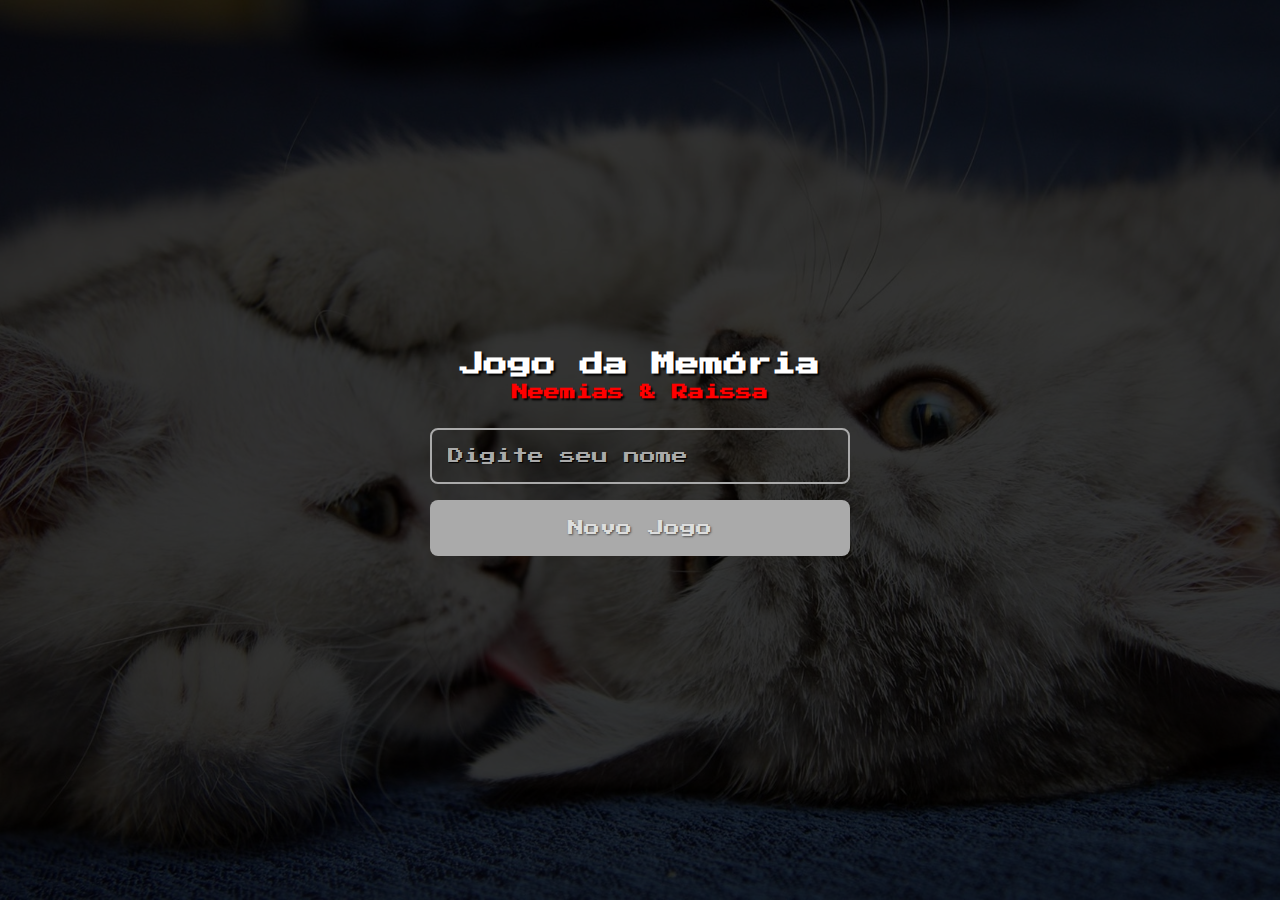
<file: index.html>
<!DOCTYPE html>
<html lang="pt-BR">
  <head>
    <meta charset="UTF-8" />
    <meta name="viewport" content="width=device-width, initial-scale=1.0" />
    <meta name="description" content="Jogo da memória com imagens de animes" />
    <meta name="author" content="Neemias Vieira" />
    <meta name="creator" content="Reprograma Jucás" />
    <link rel="shortcut icon" href="./images/logo-rj.png" type="image/x-icon" />
    <link rel="preconnect" href="https://fonts.googleapis.com" />
    <link rel="preconnect" href="https://fonts.gstatic.com" crossorigin />
    <link
      href="https://fonts.googleapis.com/css2?family=Press+Start+2P&display=swap"
      rel="stylesheet" />
    <title>Memory Game</title>
    <link rel="stylesheet" href="./styles/newGame.css" />
    <script src="./scripts/newGame.js" defer></script>
  </head>
  <body>
    <div class="container">
      <form class="newGameForm">
        <header class="newGameHeader">
          <h1>Jogo da Memória</h1>
          <h4>Neemias & Raissa</h4>
        </header>

        <main>
          <input type="text" placeholder="Digite seu nome" class="inputName" />
          <button type="submit" class="newGameButton" disabled>
            Novo Jogo
          </button>
        </main>

        <footer>
          <!-- <button type="button" class="buttonRank">Rank</button> -->
        </footer>
      </form>
    </div>
  </body>
</html>
</file>
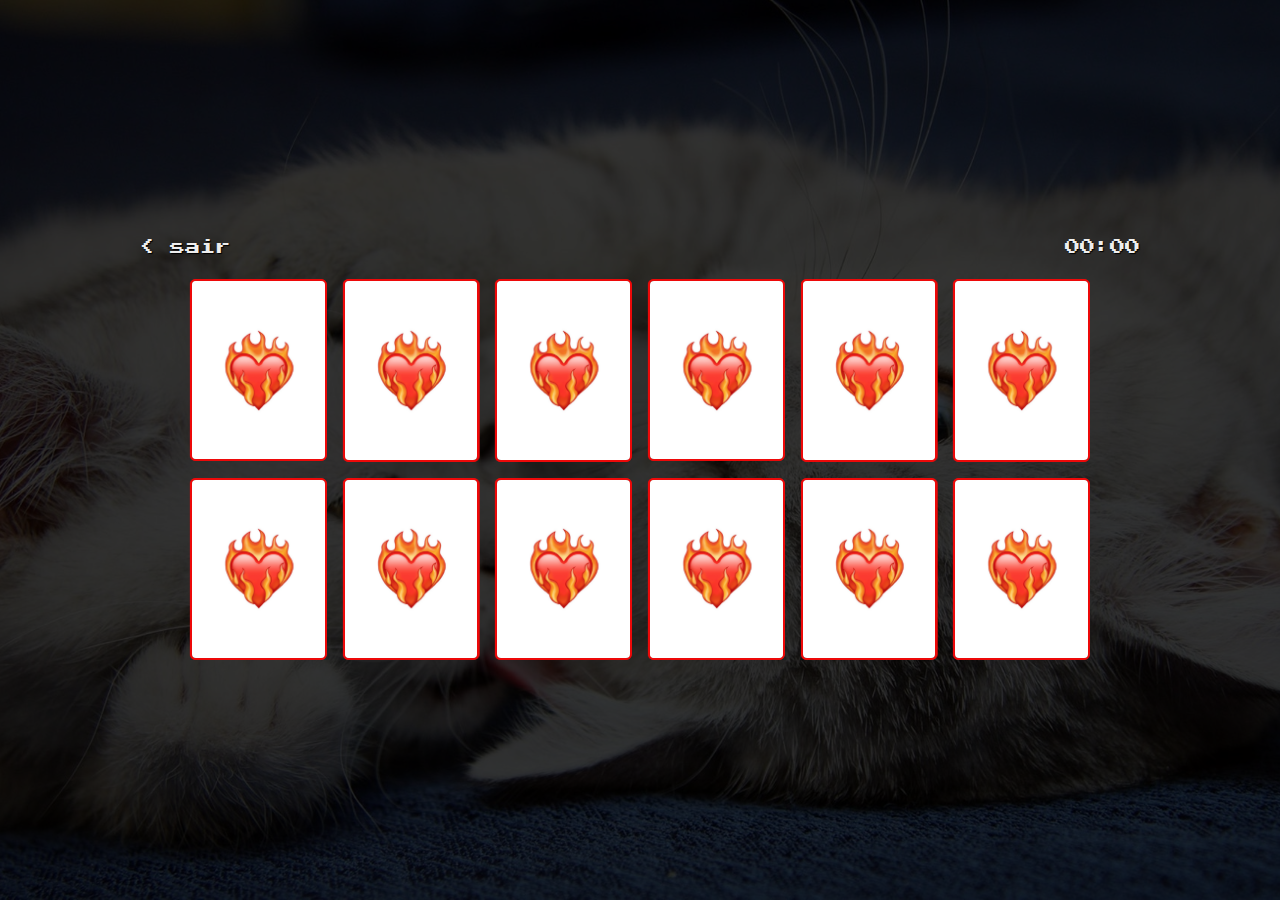
<file: pages/cards.html>
<!DOCTYPE html>
<html lang="pt-BR">
  <head>
    <meta charset="UTF-8" />
    <meta name="viewport" content="width=device-width, initial-scale=1.0" />
    <meta name="description" content="Jogo da memória com imagens de animes" />
    <meta name="author" content="Emanuel Quintino" />
    <meta name="creator" content="Reprograma Jucás" />
    <link rel="shortcut icon" href="./images/logo-rj.png" type="image/x-icon" />
    <link rel="preconnect" href="https://fonts.googleapis.com" />
    <link rel="preconnect" href="https://fonts.gstatic.com" crossorigin />
    <link
      href="https://fonts.googleapis.com/css2?family=Press+Start+2P&display=swap"
      rel="stylesheet" />
    <title>Memory Game</title>
    <link rel="stylesheet" href="../styles/cards.css" />
    <script src="../scripts/cards.js" defer></script>
  </head>
  <body>
    <div class="container">
      <main>
        <aside>
          <button class="backButton">&lt; sair</button>
          <div>
            <span class="playerName"></span>
            <span class="timer">00:00</span>
          </div>
        </aside>

        <div class="gridCards">
          <div class="card" name="">
            <div class="front">
              <img src="../images/card_1.jpg" />
            </div>
            <!--front-->

            <div class="back">
              <img src="../images/card-back.png" />
            </div>
            <!--back-->
          </div>
          <!--card-->
        </div>
        <!--gridCards-->
      </main>
    </div>
  </body>
</html>
</file>
<file: styles/newGame.css>
@import url(./reset.css);

.newGameForm {
  height: 100vh;
  max-width: 42rem;
  margin: 0 auto;
  border-radius: 0.8rem;
  display: grid;
  place-content: center;
}

.newGameHeader {
  display: flex;
  flex-direction: column;
  align-items: center;
  justify-content: center;
  margin-bottom: 2.8rem;
}

.newGameHeader img {
  margin-top: 2.4rem;
  width: 100%;
  filter: drop-shadow(2px 2px 2px black);
}

.newGameHeader h1 {
  font-size: clamp(2rem, 6vw, 2.4rem);
  white-space: nowrap;
  text-align: center;
  color: #fff;
  margin-top: 0.8rem;
  text-shadow: 2px 2px 2px black;
}
.newGameHeader h4 {
  font-size: clamp(.8rem, 3vw, 1.6rem);
  white-space: nowrap;
  text-align: center;
  color: #ff0000;
  margin-top: 0.8rem;
  text-shadow: 2px 2px 2px black;
}

.inputName {
  font-size: 1.6rem;
  border: solid 2px #aaa;
  border-radius: 8px;
  padding: 1.6rem;
  width: 100%;
  height: 5.6rem;
}

.inputName::placeholder {
  color: #aaa;
}

.newGameButton {
  font-size: 1.6rem;
  background: linear-gradient(200deg, rgb(167, 5, 5), rgb(234, 36, 36));
  border-radius: 8px;
  padding: 1.6rem;
  width: 100%;
  height: 5.6rem;
  text-shadow: 1px 1px 2px #0008;
  margin-top: 1.6rem;
  transition: filter 200ms;
}

.newGameButton:hover {
  cursor: pointer;
  filter: brightness(1.1);
}

.newGameButton:disabled {
  background: #aaa;
  color: #ddd;
  cursor: not-allowed;
  filter: none;
}

.buttonRank {
  font-size: 1.6rem;
  margin: 2.4rem auto 0;
  display: block;
  padding: 1.6rem;
  border-radius: 0.8rem;
}

.buttonRank:hover {
  cursor: pointer;
  text-decoration: underline;
}
</file>
<file: styles/cards.css>
@import url(./reset.css);

main {
  max-width: 42rem;
  min-height: 100vh;
  margin: 0 auto;
  display: flex;
  flex-direction: column;
  align-items: center;
  justify-content: center;
}

aside {
  width: 100%;
  display: flex;
  align-items: center;
  justify-content: space-between;
}

aside,
aside button {
  font-size: clamp(0.8rem, 1.2vw, 1.6rem);
}

.gridCards {
  display: grid;
  width: 90%;
  height: 90%;
  grid-template-columns: repeat(3, 1fr);
  gap: 1rem;
  margin-top: 2rem;
  perspective: 100rem;
}

.card {
  width: 100%;
  aspect-ratio: 3/4;
  border: 0.6rem;
  position: relative;
  transition: transform 500ms, filter 200ms;
  transform-style: preserve-3d;
}

.card:hover {
  cursor: pointer;
}

.flipCard {
  /* Adicionado no evento de clique no JS*/
  transform: rotateY(180deg);
}

.card div {
  width: 100%;
  height: 100%;
  position: absolute;
}

.card img {
  width: 100%;
  height: 100%;
  object-fit: cover;
  border: solid 2px rgb(237, 9, 9);
  border-radius: 0.6rem;
  transition: filter 300ms, opacity 300ms;
}

.front {
  transform: rotateY(180deg);
}

.back {
  backface-visibility: hidden;
  transform: rotateY(0deg);
}

.disabledCard img {
  /* Adicionado no acerto no JS*/
  filter: saturate(0.1);
}

@media (min-width: 768px) {
  main {
    min-width: 100rem;
  }

  .gridCards {
    grid-template-columns: repeat(6, 1fr);
    gap: 1.6rem;
    margin-top: 2.4rem;
  }
}
</file>
